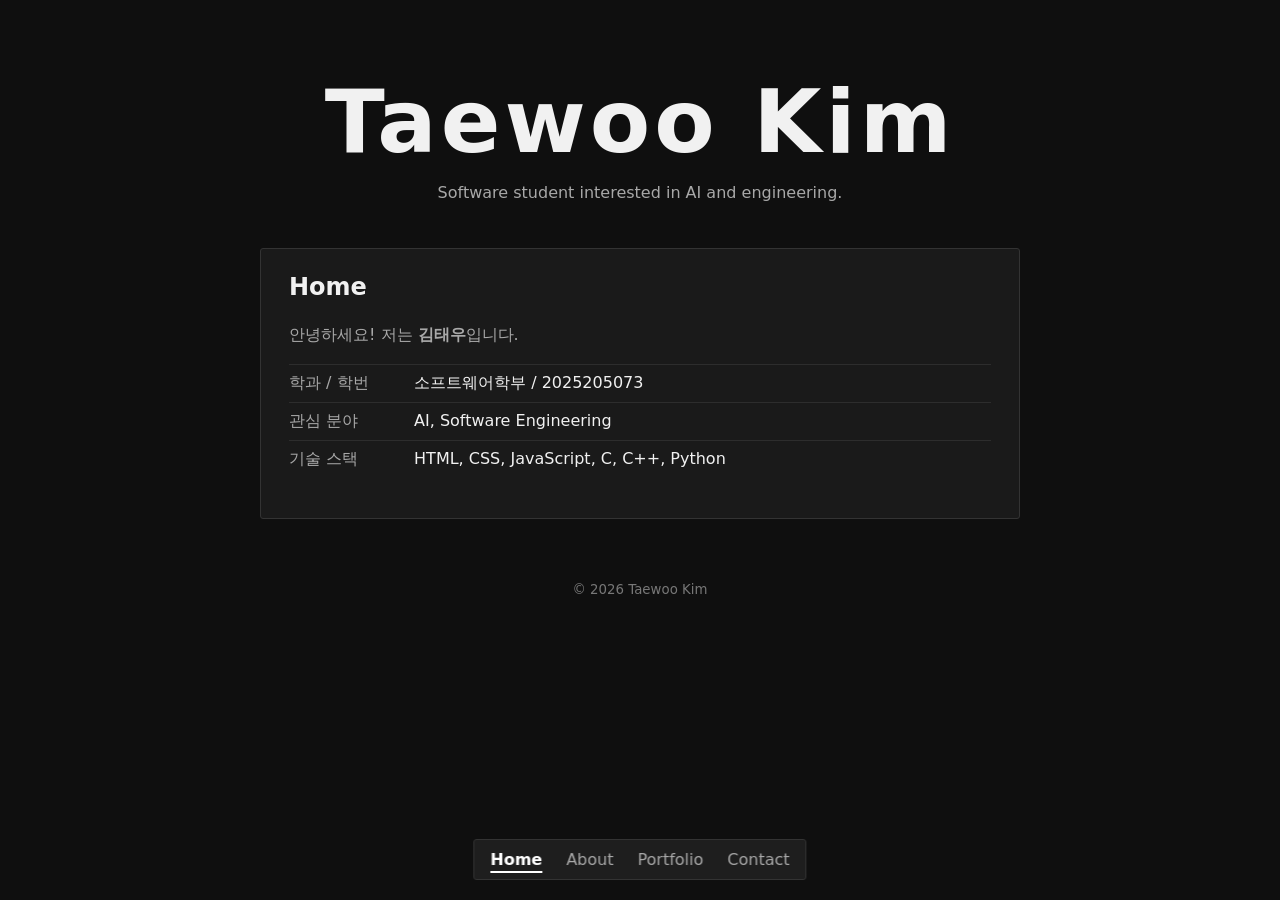
<file: index.html>
<!DOCTYPE html>
<html lang="ko">

<head>
  <meta charset="UTF-8" />
  <meta name="viewport" content="width=device-width, initial-scale=1.0" />
  <title>Taewoo Kim | Home</title>
  <link rel="stylesheet" href="style.css">
</head>

<body>

  <main class="page-layout">

    <section class="page-title">
      <h1>Taewoo Kim</h1>
      <p>Software student interested in AI and engineering.</p>
    </section>

    <section class="info-card">
      <h2>Home</h2>
      <p>안녕하세요! 저는 <strong>김태우</strong>입니다.</p>

      <ul>
        <li><span>학과 / 학번</span> 소프트웨어학부 / 2025205073</li>
        <li><span>관심 분야</span> AI, Software Engineering</li>
        <li><span>기술 스택</span> HTML, CSS, JavaScript, C, C++, Python</li>
      </ul>
    </section>

  </main>

  <nav class="main-nav">
    <a href="index.html" class="active">Home</a>
    <a href="about.html">About</a>
    <a href="portfolio.html">Portfolio</a>
    <a href="contact.html">Contact</a>
  </nav>

  <footer>
    <small>&copy; <span id="year"></span> Taewoo Kim</small>
  </footer>

  <script src="script.js"></script>
</body>

</html>
</file>
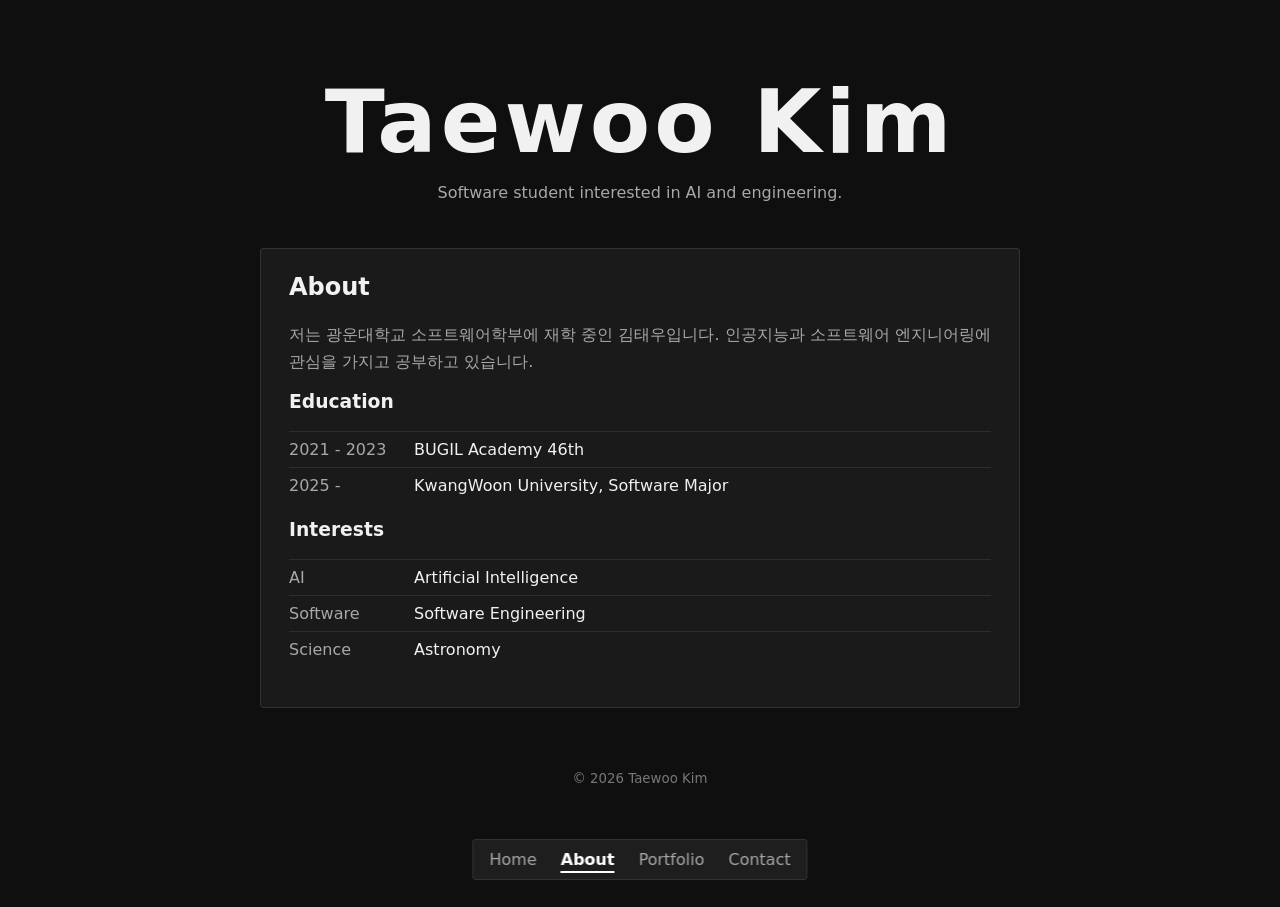
<file: about.html>
<!DOCTYPE html>
<html lang="ko">

<head>
  <meta charset="UTF-8" />
  <meta name="viewport" content="width=device-width, initial-scale=1.0" />
  <title>Taewoo Kim | About</title>
  <link rel="stylesheet" href="style.css">
</head>

<body>

  <main class="page-layout">

    <section class="page-title">
      <h1>Taewoo Kim</h1>
      <p>Software student interested in AI and engineering.</p>
    </section>

    <section class="info-card">
      <h2>About</h2>

      <p>
        저는 광운대학교 소프트웨어학부에 재학 중인 김태우입니다.
        인공지능과 소프트웨어 엔지니어링에 관심을 가지고 공부하고 있습니다.
      </p>

      <h3>Education</h3>
      <ul>
        <li><span>2021 - 2023</span> BUGIL Academy 46th</li>
        <li><span>2025 -</span> KwangWoon University, Software Major</li>
      </ul>

      <h3>Interests</h3>
      <ul>
        <li><span>AI</span> Artificial Intelligence</li>
        <li><span>Software</span> Software Engineering</li>
        <li><span>Science</span> Astronomy</li>
      </ul>

    </section>

  </main>

  <nav class="main-nav">
    <a href="index.html">Home</a>
    <a href="about.html" class="active">About</a>
    <a href="portfolio.html">Portfolio</a>
    <a href="contact.html">Contact</a>
  </nav>

  <footer>
    <small>&copy; <span id="year"></span> Taewoo Kim</small>
  </footer>

  <script src="script.js"></script>
</body>

</html>
</file>
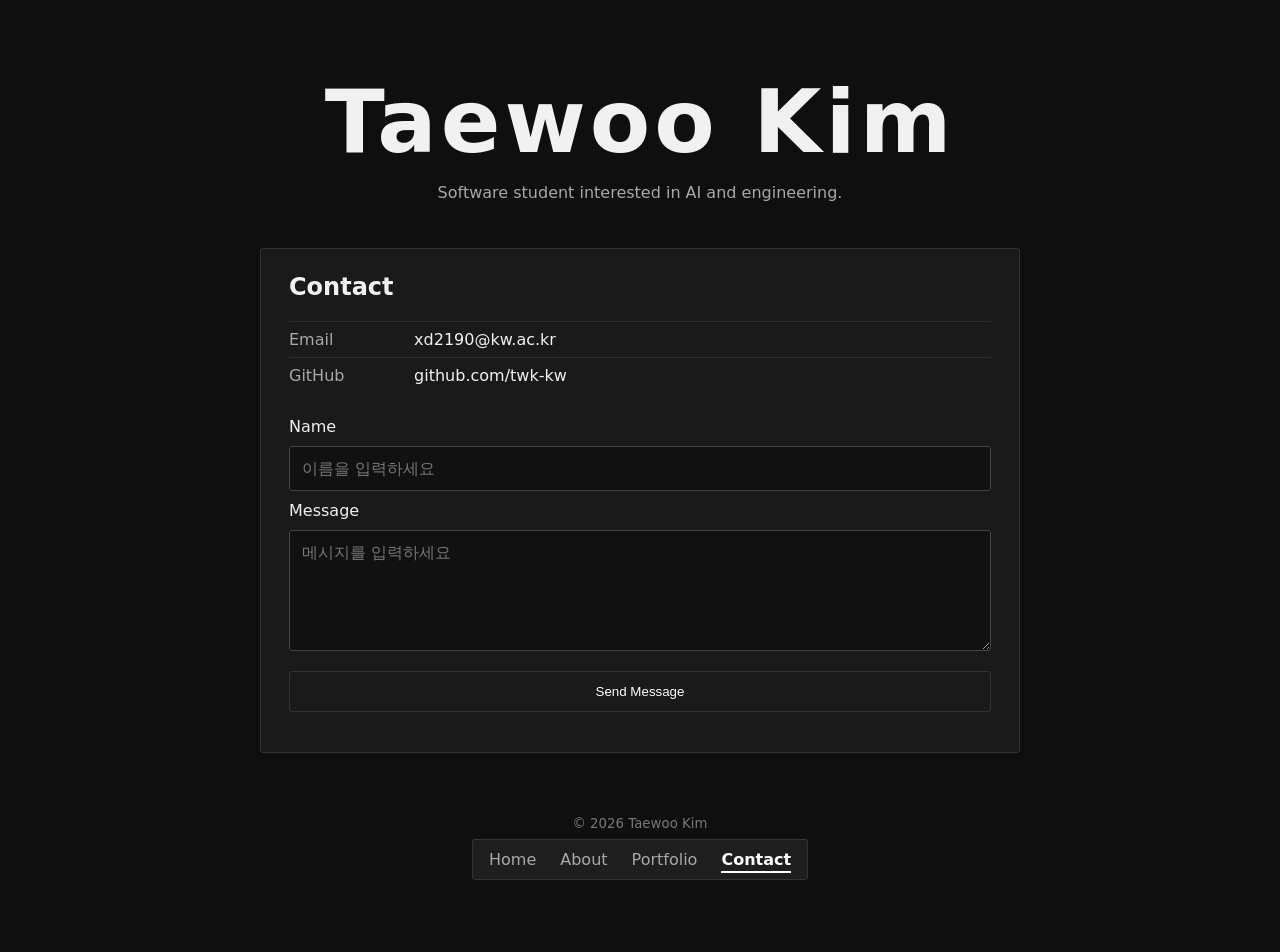
<file: contact.html>
<!DOCTYPE html>
<html lang="ko">

<head>
  <meta charset="UTF-8" />
  <meta name="viewport" content="width=device-width, initial-scale=1.0" />
  <title>Taewoo Kim | Contact</title>
  <link rel="stylesheet" href="style.css">
</head>

<body>

  <main class="page-layout">

    <section class="page-title">
      <h1>Taewoo Kim</h1>
      <p>Software student interested in AI and engineering.</p>
    </section>

    <section class="info-card">
      <h2>Contact</h2>

      <ul>
        <li><span>Email</span> xd2190@kw.ac.kr</li>
        <li><span>GitHub</span> github.com/twk-kw</li>
      </ul>

      <form class="contact-form">
        <label for="name">Name</label>
        <input id="name" type="text" placeholder="이름을 입력하세요">

        <label for="message">Message</label>
        <textarea id="message" rows="5" placeholder="메시지를 입력하세요"></textarea>

        <button type="submit">Send Message</button>
      </form>

      <p id="form-message"></p>

    </section>

  </main>

  <nav class="main-nav">
    <a href="index.html">Home</a>
    <a href="about.html">About</a>
    <a href="portfolio.html">Portfolio</a>
    <a href="contact.html" class="active">Contact</a>
  </nav>

  <footer>
    <small>&copy; <span id="year"></span> Taewoo Kim</small>
  </footer>

  <script src="script.js"></script>
</body>

</html>
</file>
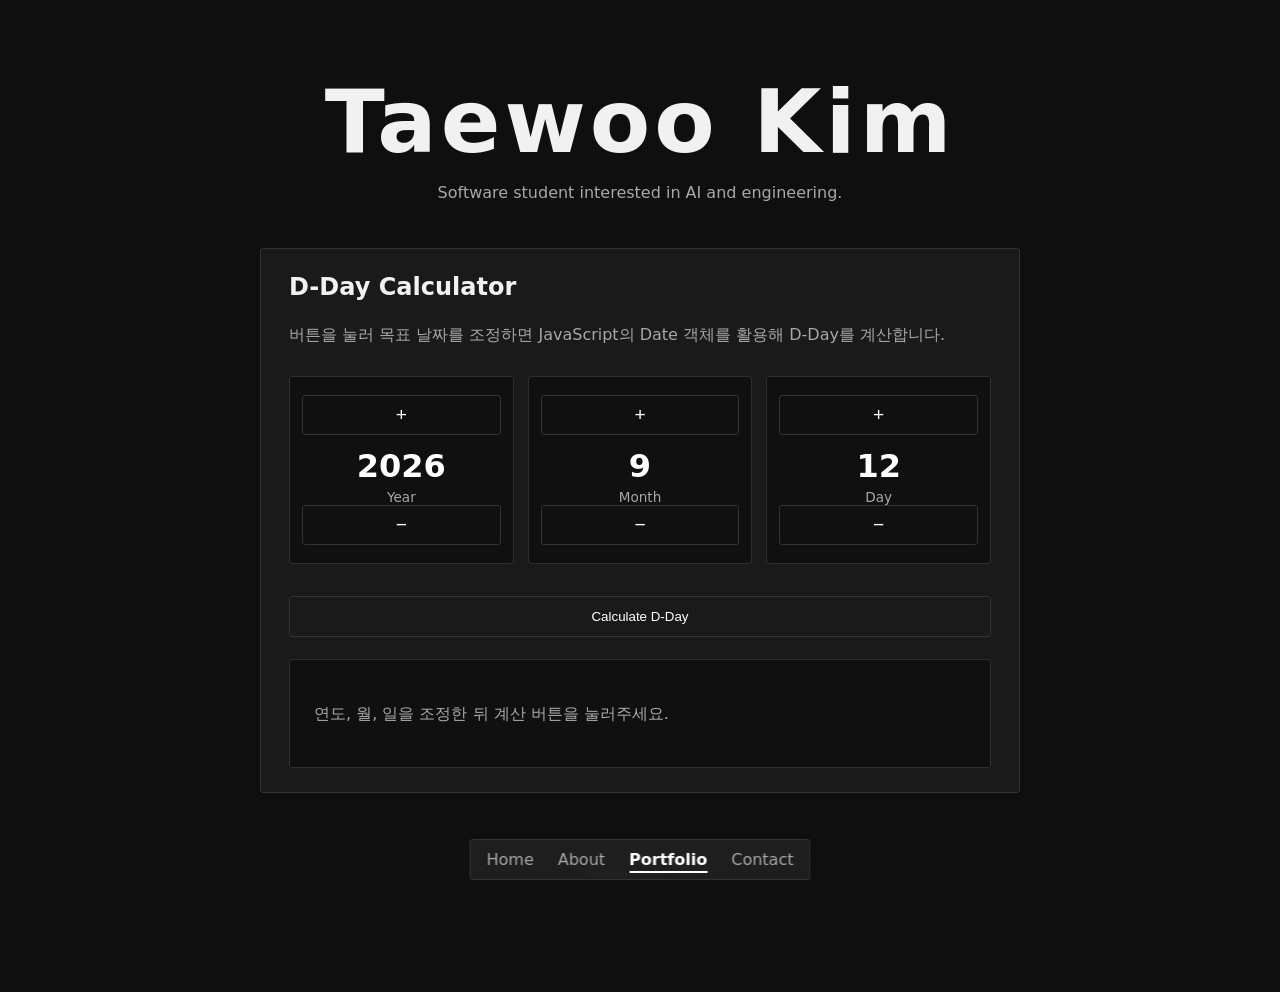
<file: dday.html>
<!DOCTYPE html>
<html lang="ko">

<head>
    <meta charset="UTF-8" />
    <meta name="viewport" content="width=device-width, initial-scale=1.0" />
    <title>D-Day Calculator | Taewoo Kim</title>
    <link rel="stylesheet" href="style.css">
</head>

<body>
    <main class="page-layout">
        <section class="page-title">
            <h1>Taewoo Kim</h1>
            <p>Software student interested in AI and engineering.</p>
        </section>

        <section class="info-card">
            <h2>D-Day Calculator</h2>
            <p>
                버튼을 눌러 목표 날짜를 조정하면 JavaScript의 Date 객체를 활용해 D-Day를 계산합니다.
            </p>

            <div class="dial-wrapper">
                <div class="date-dial">
                    <button type="button" class="dial-btn" data-type="year" data-action="plus">+</button>
                    <strong id="year-value">2026</strong>
                    <span>Year</span>
                    <button type="button" class="dial-btn" data-type="year" data-action="minus">−</button>
                </div>

                <div class="date-dial">
                    <button type="button" class="dial-btn" data-type="month" data-action="plus">+</button>
                    <strong id="month-value">9</strong>
                    <span>Month</span>
                    <button type="button" class="dial-btn" data-type="month" data-action="minus">−</button>
                </div>

                <div class="date-dial">
                    <button type="button" class="dial-btn" data-type="day" data-action="plus">+</button>
                    <strong id="day-value">12</strong>
                    <span>Day</span>
                    <button type="button" class="dial-btn" data-type="day" data-action="minus">−</button>
                </div>
            </div>

            <button type="button" id="calculate-btn" class="calculate-btn">
                Calculate D-Day
            </button>

            <div id="dday-result" class="dday-result">
                <div class="result-box muted">
                    <p>연도, 월, 일을 조정한 뒤 계산 버튼을 눌러주세요.</p>
                </div>
            </div>
        </section>
    </main>

    <nav class="main-nav">
        <a href="index.html">Home</a>
        <a href="about.html">About</a>
        <a href="portfolio.html" class="active">Portfolio</a>
        <a href="contact.html">Contact</a>
    </nav>

    <footer>
        <small>&copy; <span id="year"></span> Taewoo Kim</small>
    </footer>

    <script>
        let selectedYear = 2026;
        let selectedMonth = 9;
        let selectedDay = 12;

        const yearValue = document.getElementById("year-value");
        const monthValue = document.getElementById("month-value");
        const dayValue = document.getElementById("day-value");
        const result = document.getElementById("dday-result");

        function getLastDay(year, month) {
            return new Date(year, month, 0).getDate();
        }

        function updateDisplay() {
            const lastDay = getLastDay(selectedYear, selectedMonth);

            if (selectedDay > lastDay) {
                selectedDay = lastDay;
            }

            yearValue.textContent = selectedYear;
            monthValue.textContent = selectedMonth;
            dayValue.textContent = selectedDay;
        }

        document.querySelectorAll(".dial-btn").forEach(function (button) {
            button.addEventListener("click", function () {
                const type = button.dataset.type;
                const action = button.dataset.action;
                const change = action === "plus" ? 1 : -1;

                if (type === "year") {
                    selectedYear += change;
                    if (selectedYear < 1900) selectedYear = 1900;
                }

                if (type === "month") {
                    selectedMonth += change;

                    if (selectedMonth > 12) {
                        selectedMonth = 1;
                        selectedYear++;
                    }

                    if (selectedMonth < 1) {
                        selectedMonth = 12;
                        selectedYear--;
                    }
                }

                if (type === "day") {
                    selectedDay += change;
                    const lastDay = getLastDay(selectedYear, selectedMonth);

                    if (selectedDay > lastDay) selectedDay = 1;
                    if (selectedDay < 1) selectedDay = lastDay;
                }

                updateDisplay();
            });
        });

        document.getElementById("calculate-btn").addEventListener("click", function () {
            const now = new Date();
            const targetDate = new Date(selectedYear, selectedMonth - 1, selectedDay);

            const diffMs = targetDate.getTime() - now.getTime();
            const diffDay = Math.ceil(diffMs / (1000 * 60 * 60 * 24));

            let message = "";

            if (diffDay === 0) {
                message = "D-Day 입니다!";
            } else if (diffDay > 0) {
                message = `D-${diffDay}일 남았습니다.`;
            } else {
                message = `D+${Math.abs(diffDay)}일 지났습니다.`;
            }

            result.innerHTML = `
        <div class="result-box">
          <span class="result-label">Result</span>
          <h3>${message}</h3>

          <div class="date-info">
            <p><span>Target</span>${targetDate.toLocaleDateString()}</p>
            <p><span>Today</span>${now.toLocaleDateString()}</p>
          </div>
        </div>
      `;
        });

        updateDisplay();
    </script>

    <script src="script.js"></script>
</body>

</html>
</file>
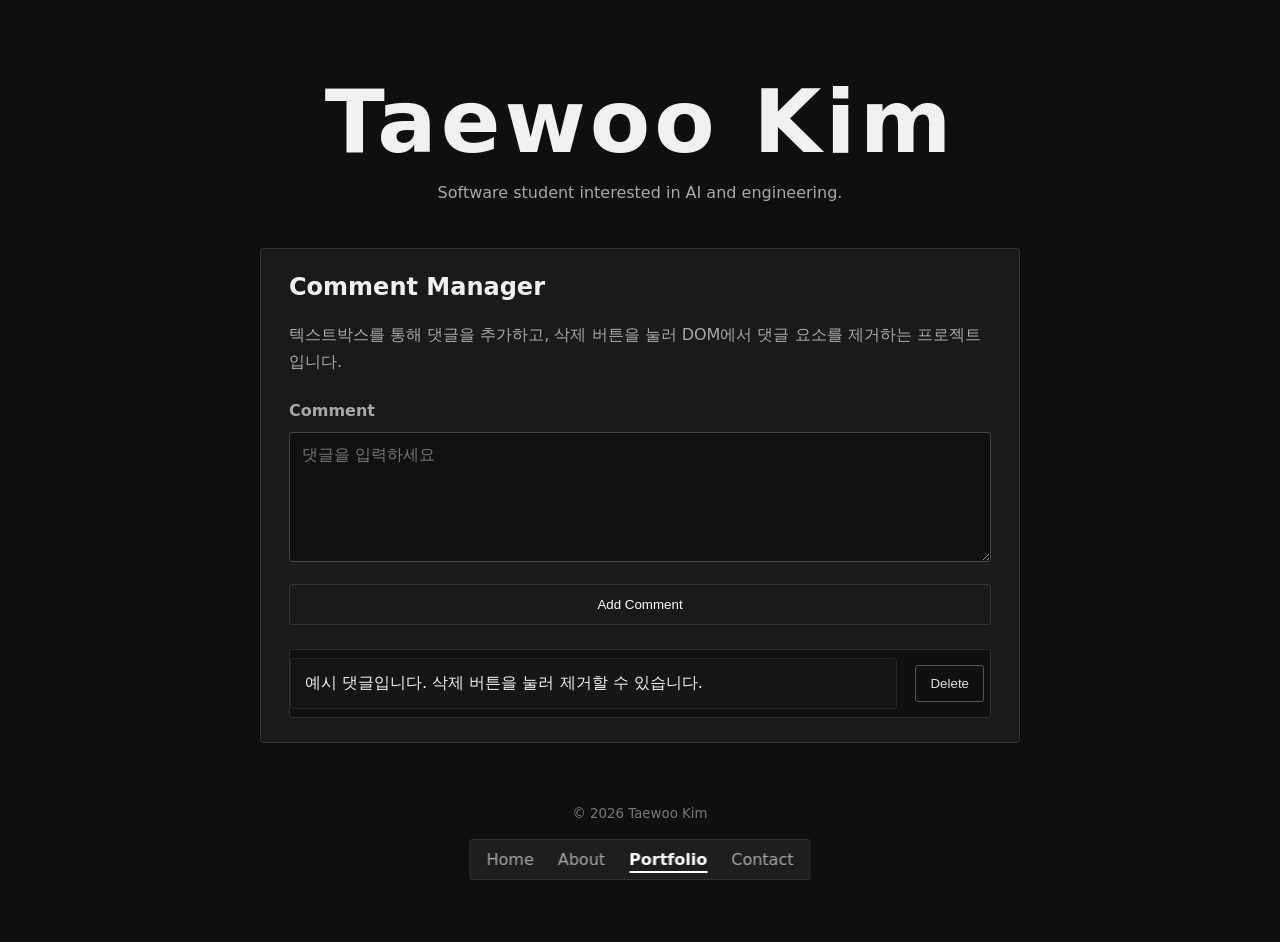
<file: dom_list.html>
<!DOCTYPE html>
<html lang="ko">

<head>
    <meta charset="UTF-8" />
    <meta name="viewport" content="width=device-width, initial-scale=1.0" />
    <title>Comment Manager | Taewoo Kim</title>
    <link rel="stylesheet" href="style.css">
</head>

<body>
    <main class="page-layout">
        <section class="page-title">
            <h1>Taewoo Kim</h1>
            <p>Software student interested in AI and engineering.</p>
        </section>

        <section class="info-card">
            <h2>Comment Manager</h2>

            <p>
                텍스트박스를 통해 댓글을 추가하고, 삭제 버튼을 눌러 DOM에서 댓글 요소를 제거하는 프로젝트입니다.
            </p>

            <div class="comment-form">
                <label for="comment-input">Comment</label>

                <textarea id="comment-input" rows="4" placeholder="댓글을 입력하세요"></textarea>

                <button type="button" id="add-comment-btn">
                    Add Comment
                </button>
            </div>

            <ul id="comment-list" class="comment-list">
                <li class="comment-item">
                    <div class="comment-text">
                        예시 댓글입니다. 삭제 버튼을 눌러 제거할 수 있습니다.
                    </div>

                    <button type="button" class="delete-comment-btn">
                        Delete
                    </button>
                </li>
            </ul>
        </section>
    </main>

    <nav class="main-nav">
        <a href="index.html">Home</a>
        <a href="about.html">About</a>
        <a href="portfolio.html" class="active">Portfolio</a>
        <a href="contact.html">Contact</a>
    </nav>

    <footer>
        <small>&copy; <span id="year"></span> Taewoo Kim</small>
    </footer>

    <script>
        const commentInput = document.getElementById("comment-input");
        const addCommentBtn = document.getElementById("add-comment-btn");
        const commentList = document.getElementById("comment-list");

        function createComment(text) {
            const newLi = document.createElement("li");
            newLi.className = "comment-item";

            const commentText = document.createElement("div");
            commentText.className = "comment-text";
            commentText.textContent = text;

            const deleteBtn = document.createElement("button");
            deleteBtn.type = "button";
            deleteBtn.className = "delete-comment-btn";
            deleteBtn.textContent = "Delete";

            deleteBtn.addEventListener("click", function () {
                commentList.removeChild(newLi);
            });

            newLi.appendChild(commentText);
            newLi.appendChild(deleteBtn);

            commentList.appendChild(newLi);
        }

        addCommentBtn.addEventListener("click", function () {
            const text = commentInput.value.trim();

            if (text === "") {
                alert("댓글 내용을 입력해주세요.");
                return;
            }

            createComment(text);

            commentInput.value = "";
            commentInput.focus();
        });

        document.querySelectorAll(".delete-comment-btn").forEach(function (button) {
            button.addEventListener("click", function () {
                const item = button.parentElement;
                commentList.removeChild(item);
            });
        });
    </script>

    <script src="script.js"></script>
</body>

</html>
</file>
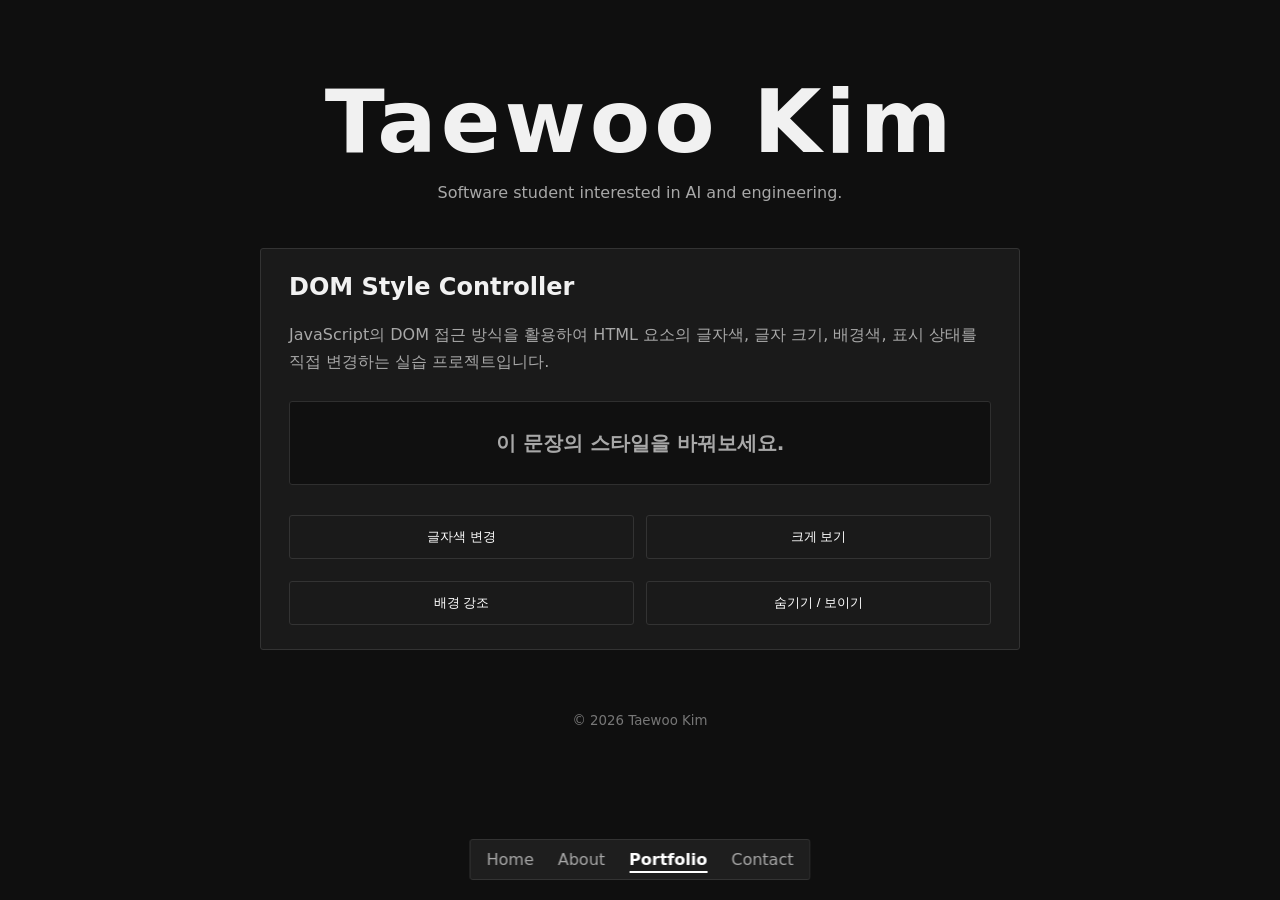
<file: dom_style.html>
<!DOCTYPE html>
<html lang="ko">

<head>
    <meta charset="UTF-8" />
    <meta name="viewport" content="width=device-width, initial-scale=1.0" />
    <title>DOM Style Controller | Taewoo Kim</title>
    <link rel="stylesheet" href="style.css">
</head>

<body>
    <main class="page-layout">
        <section class="page-title">
            <h1>Taewoo Kim</h1>
            <p>Software student interested in AI and engineering.</p>
        </section>

        <section class="info-card">
            <h2>DOM Style Controller</h2>
            <p>
                JavaScript의 DOM 접근 방식을 활용하여 HTML 요소의 글자색, 글자 크기,
                배경색, 표시 상태를 직접 변경하는 실습 프로젝트입니다.
            </p>

            <div class="dom-demo-box">
                <p id="target" class="dom-target">
                    이 문장의 스타일을 바꿔보세요.
                </p>

                <div class="dom-button-group">
                    <button type="button" onclick="changeColor()">글자색 변경</button>
                    <button type="button" onclick="changeSize()">크게 보기</button>
                    <button type="button" onclick="changeBackground()">배경 강조</button>
                    <button type="button" onclick="toggleVisibility()">숨기기 / 보이기</button>
                </div>
            </div>
        </section>
    </main>

    <nav class="main-nav">
        <a href="index.html">Home</a>
        <a href="about.html">About</a>
        <a href="portfolio.html" class="active">Portfolio</a>
        <a href="contact.html">Contact</a>
    </nav>

    <footer>
        <small>&copy; <span id="year"></span> Taewoo Kim</small>
    </footer>

    <script>
        function changeColor() {
            var obj = document.getElementById("target");
            obj.style.color = "#ffffff";
        }

        function changeSize() {
            var obj = document.getElementById("target");
            obj.style.fontSize = "32px";
        }

        function changeBackground() {
            var obj = document.getElementById("target");
            obj.style.backgroundColor = "#3a3a3a";
        }

        function toggleVisibility() {
            var obj = document.getElementById("target");

            if (obj.style.display === "none") {
                obj.style.display = "block";
            } else {
                obj.style.display = "none";
            }
        }
    </script>

    <script src="script.js"></script>
</body>

</html>
</file>
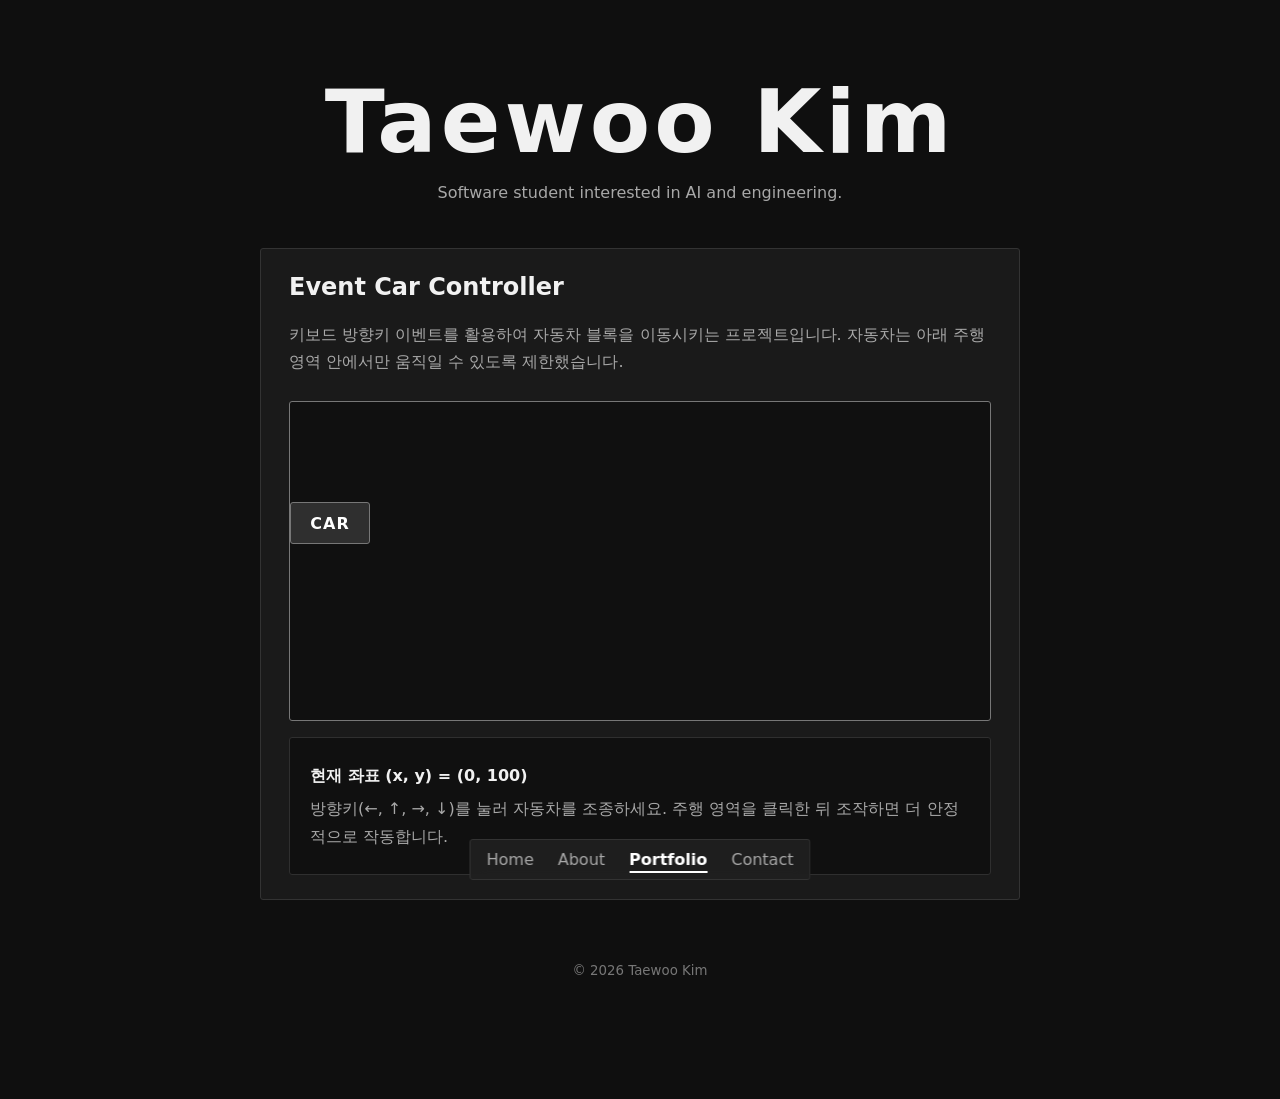
<file: event_car.html>
<!DOCTYPE html>
<html lang="ko">

<head>
    <meta charset="UTF-8" />
    <meta name="viewport" content="width=device-width, initial-scale=1.0" />
    <title>Event Car Controller | Taewoo Kim</title>
    <link rel="stylesheet" href="style.css">
</head>

<body>

    <main class="page-layout">

        <section class="page-title">
            <h1>Taewoo Kim</h1>
            <p>Software student interested in AI and engineering.</p>
        </section>

        <section class="info-card">
            <h2>Event Car Controller</h2>

            <p>
                키보드 방향키 이벤트를 활용하여 자동차 블록을 이동시키는 프로젝트입니다.
                자동차는 아래 주행 영역 안에서만 움직일 수 있도록 제한했습니다.
            </p>

            <div class="car-stage" id="car-stage" tabindex="0">
                <div id="car" class="car-object">CAR</div>
            </div>

            <div class="car-info-box">
                <p id="car-info">현재 좌표 (x, y) = (100, 100)</p>
                <p>방향키(←, ↑, →, ↓)를 눌러 자동차를 조종하세요. 주행 영역을 클릭한 뒤 조작하면 더 안정적으로 작동합니다.</p>
            </div>
        </section>

    </main>

    <nav class="main-nav">
        <a href="index.html">Home</a>
        <a href="about.html">About</a>
        <a href="portfolio.html" class="active">Portfolio</a>
        <a href="contact.html">Contact</a>
    </nav>

    <footer>
        <small>&copy; <span id="year"></span> Taewoo Kim</small>
    </footer>

    <script>
        let x = 100;
        let y = 100;
        const step = 10;

        const stage = document.getElementById("car-stage");
        const car = document.getElementById("car");
        const info = document.getElementById("car-info");

        function updateCarPosition() {
            car.style.left = x + "px";
            car.style.top = y + "px";
            info.textContent = "현재 좌표 (x, y) = (" + x + ", " + y + ")";
        }

        function moveCar(event) {
            const stageWidth = stage.clientWidth;
            const stageHeight = stage.clientHeight;
            const carWidth = car.offsetWidth;
            const carHeight = car.offsetHeight;

            let nextX = x;
            let nextY = y;

            if (event.key === "ArrowLeft") {
                nextX -= step;
            } else if (event.key === "ArrowUp") {
                nextY -= step;
            } else if (event.key === "ArrowRight") {
                nextX += step;
            } else if (event.key === "ArrowDown") {
                nextY += step;
            } else {
                return;
            }

            event.preventDefault();

            if (nextX < 0) {
                nextX = 0;
            }

            if (nextY < 0) {
                nextY = 0;
            }

            if (nextX > stageWidth - carWidth) {
                nextX = stageWidth - carWidth;
            }

            if (nextY > stageHeight - carHeight) {
                nextY = stageHeight - carHeight;
            }

            x = nextX;
            y = nextY;

            updateCarPosition();
        }

        stage.addEventListener("keydown", moveCar);

        stage.addEventListener("click", function () {
            stage.focus();
        });

        window.addEventListener("load", function () {
            stage.focus();
            updateCarPosition();
        });

        window.addEventListener("resize", function () {
            const stageWidth = stage.clientWidth;
            const stageHeight = stage.clientHeight;
            const carWidth = car.offsetWidth;
            const carHeight = car.offsetHeight;

            if (x > stageWidth - carWidth) {
                x = stageWidth - carWidth;
            }

            if (y > stageHeight - carHeight) {
                y = stageHeight - carHeight;
            }

            if (x < 0) {
                x = 0;
            }

            if (y < 0) {
                y = 0;
            }

            updateCarPosition();
        });
    </script>

    <script src="script.js"></script>

</body>

</html>
</file>
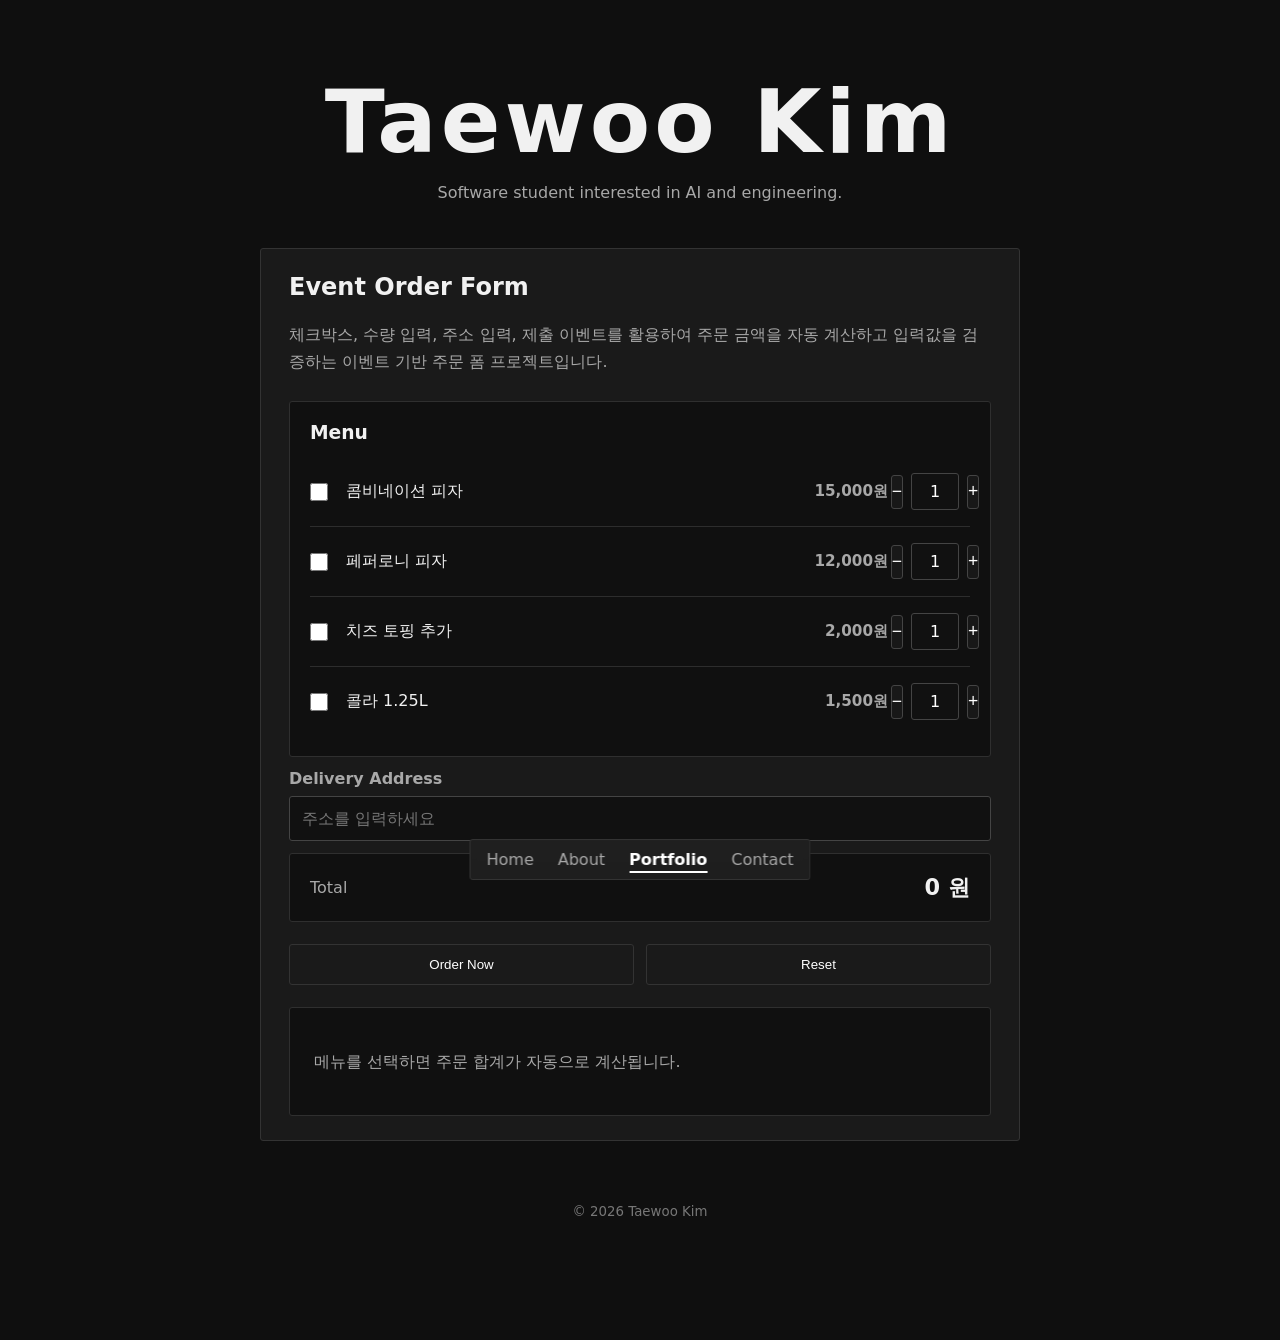
<file: event_order.html>
<!DOCTYPE html>
<html lang="ko">

<head>
    <meta charset="UTF-8" />
    <meta name="viewport" content="width=device-width, initial-scale=1.0" />
    <title>Event Order Form | Taewoo Kim</title>
    <link rel="stylesheet" href="style.css">
</head>

<body>

    <main class="page-layout">

        <section class="page-title">
            <h1>Taewoo Kim</h1>
            <p>Software student interested in AI and engineering.</p>
        </section>

        <section class="info-card">
            <h2>Event Order Form</h2>

            <p>
                체크박스, 수량 입력, 주소 입력, 제출 이벤트를 활용하여 주문 금액을 자동 계산하고
                입력값을 검증하는 이벤트 기반 주문 폼 프로젝트입니다.
            </p>

            <form class="event-order-form" onsubmit="return validateOrder(event)">

                <div class="order-menu-box">
                    <h3>Menu</h3>

                    <div class="order-menu-item">
                        <label>
                            <input type="checkbox" class="menu-check" value="15000">
                            <span>콤비네이션 피자</span>
                        </label>

                        <strong>15,000원</strong>

                        <div class="qty-controller">
                            <button type="button" class="qty-btn" onclick="changeQty(this,-1)">
                                −
                            </button>

                            <input type="text" class="menu-qty" value="1" readonly>

                            <button type="button" class="qty-btn" onclick="changeQty(this,1)">
                                +
                            </button>
                        </div>
                    </div>

                    <div class="order-menu-item">
                        <label>
                            <input type="checkbox" class="menu-check" value="12000">
                            <span>페퍼로니 피자</span>
                        </label>

                        <strong>12,000원</strong>

                        <div class="qty-controller">
                            <button type="button" class="qty-btn" onclick="changeQty(this,-1)">
                                −
                            </button>

                            <input type="text" class="menu-qty" value="1" readonly>

                            <button type="button" class="qty-btn" onclick="changeQty(this,1)">
                                +
                            </button>
                        </div>
                    </div>

                    <div class="order-menu-item">
                        <label>
                            <input type="checkbox" class="menu-check" value="2000">
                            <span>치즈 토핑 추가</span>
                        </label>

                        <strong>2,000원</strong>

                        <div class="qty-controller">
                            <button type="button" class="qty-btn" onclick="changeQty(this,-1)">
                                −
                            </button>

                            <input type="text" class="menu-qty" value="1" readonly>

                            <button type="button" class="qty-btn" onclick="changeQty(this,1)">
                                +
                            </button>
                        </div>
                    </div>

                    <div class="order-menu-item">
                        <label>
                            <input type="checkbox" class="menu-check" value="1500">
                            <span>콜라 1.25L</span>
                        </label>

                        <strong>1,500원</strong>

                        <div class="qty-controller">
                            <button type="button" class="qty-btn" onclick="changeQty(this,-1)">
                                −
                            </button>

                            <input type="text" class="menu-qty" value="1" readonly>

                            <button type="button" class="qty-btn" onclick="changeQty(this,1)">
                                +
                            </button>
                        </div>
                    </div>
                </div>

                <div class="order-address-box">
                    <label for="addr">Delivery Address</label>
                    <input type="text" id="addr" placeholder="주소를 입력하세요">
                </div>

                <div class="order-total-box">
                    <span>Total</span>
                    <strong><input type="text" id="total" value="0" readonly> 원</strong>
                </div>

                <div class="order-button-group">
                    <button type="submit">Order Now</button>
                    <button type="reset" id="reset-btn">Reset</button>
                </div>

            </form>

            <div id="order-message" class="dday-result">
                <div class="result-box muted">
                    <p>메뉴를 선택하면 주문 합계가 자동으로 계산됩니다.</p>
                </div>
            </div>
        </section>

    </main>

    <nav class="main-nav">
        <a href="index.html">Home</a>
        <a href="about.html">About</a>
        <a href="portfolio.html" class="active">Portfolio</a>
        <a href="contact.html">Contact</a>
    </nav>

    <footer>
        <small>&copy; <span id="year"></span> Taewoo Kim</small>
    </footer>

    <script>
        const checks = document.getElementsByClassName("menu-check");
        const qtys = document.getElementsByClassName("menu-qty");
        const totalInput = document.getElementById("total");
        const addressInput = document.getElementById("addr");
        const orderMessage = document.getElementById("order-message");
        const resetBtn = document.getElementById("reset-btn");

        function recalc() {
            let total = 0;

            for (let i = 0; i < checks.length; i++) {
                if (checks[i].checked) {
                    const price = parseInt(checks[i].value);
                    let quantity = parseInt(qtys[i].value);

                    if (isNaN(quantity) || quantity < 1) {
                        quantity = 1;
                        qtys[i].value = 1;
                    }

                    total += price * quantity;
                }
            }

            totalInput.value = total;
        }

        function changeQty(button, amount) {

            const controller =
                button.parentElement;

            const input =
                controller.querySelector(".menu-qty");

            let value =
                parseInt(input.value);

            value += amount;

            if (value < 1) {
                value = 1;
            }

            input.value = value;

            recalc();
        }

        function checkAddress() {
            if (addressInput.value.trim() === "") {
                orderMessage.innerHTML = `
          <div class="result-box">
            <span class="result-label">Notice</span>
            <h3>주소를 입력해주세요.</h3>
            <p>배달 받을 주소가 비어 있습니다.</p>
          </div>
        `;

                addressInput.focus();
                return false;
            }

            return true;
        }

        function validateOrder(event) {
            event.preventDefault();

            const total = parseInt(totalInput.value);

            if (total === 0) {
                orderMessage.innerHTML = `
          <div class="result-box">
            <span class="result-label">Notice</span>
            <h3>상품을 선택해주세요.</h3>
            <p>적어도 하나의 메뉴를 선택해야 주문할 수 있습니다.</p>
          </div>
        `;

                return false;
            }

            if (!checkAddress()) {
                return false;
            }

            orderMessage.innerHTML = `
        <div class="result-box">
          <span class="result-label">Order Complete</span>
          <h3>주문이 완료되었습니다.</h3>

          <div class="date-info">
            <p><span>Total</span>${total.toLocaleString()}원</p>
            <p><span>Address</span>${addressInput.value}</p>
          </div>
        </div>
      `;

            return false;
        }

        for (let i = 0; i < checks.length; i++) {
            checks[i].addEventListener("change", recalc);
            qtys[i].addEventListener("change", recalc);
            qtys[i].addEventListener("keyup", recalc);
        }

        addressInput.addEventListener("blur", function () {
            if (addressInput.value.trim() !== "") {
                orderMessage.innerHTML = `
          <div class="result-box muted">
            <p>주소가 입력되었습니다. 메뉴를 확인한 뒤 주문할 수 있습니다.</p>
          </div>
        `;
            }
        });

        resetBtn.addEventListener("click", function () {
            setTimeout(function () {
                recalc();

                orderMessage.innerHTML = `
          <div class="result-box muted">
            <p>메뉴를 선택하면 주문 합계가 자동으로 계산됩니다.</p>
          </div>
        `;
            }, 0);
        });
    </script>

    <script src="script.js"></script>

</body>

</html>
</file>
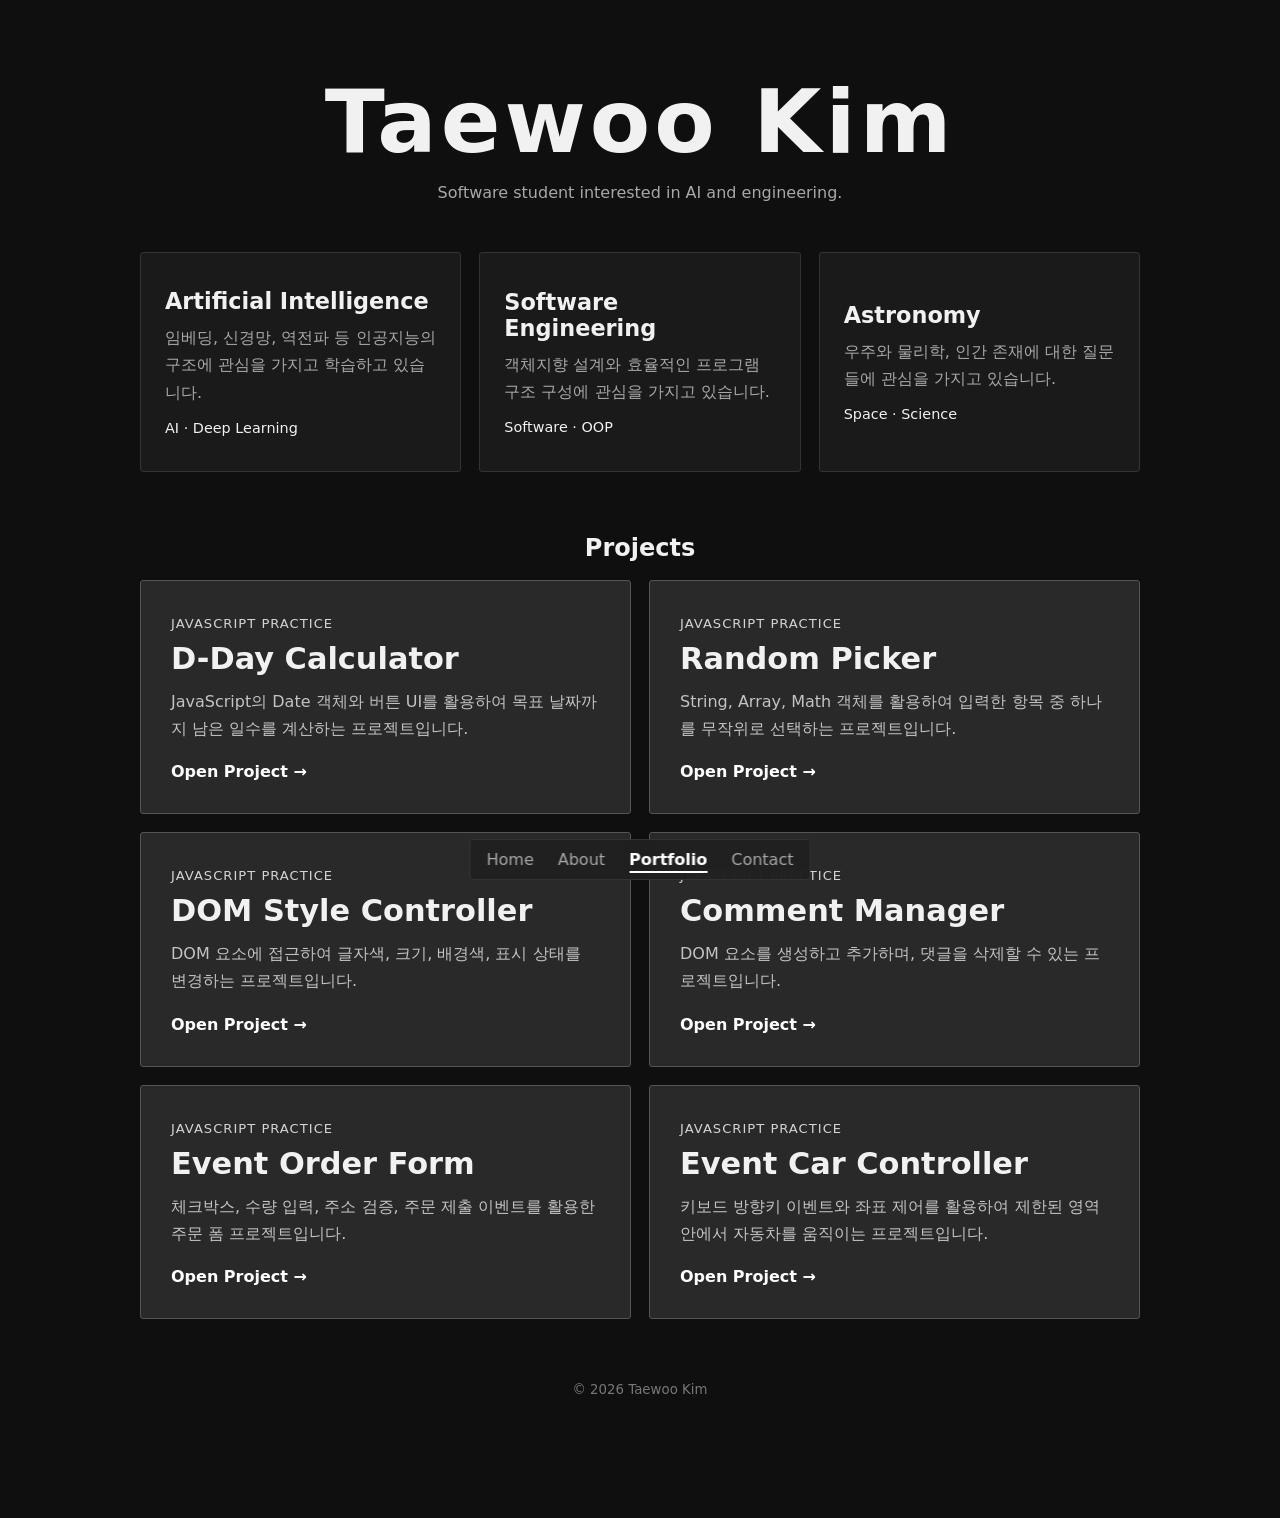
<file: portfolio.html>
<!DOCTYPE html>
<html lang="ko">

<head>
  <meta charset="UTF-8" />
  <meta name="viewport" content="width=device-width, initial-scale=1.0" />
  <title>Taewoo Kim | Portfolio</title>
  <link rel="stylesheet" href="style.css">
</head>

<body>

  <main class="page-layout">

    <section class="page-title">
      <h1>Taewoo Kim</h1>
      <p>Software student interested in AI and engineering.</p>
    </section>

    <section class="portfolio-grid">

      <article class="project-card">
        <h2>Artificial Intelligence</h2>
        <p>
          임베딩, 신경망, 역전파 등
          인공지능의 구조에 관심을 가지고 학습하고 있습니다.
        </p>
        <span>AI · Deep Learning</span>
      </article>

      <article class="project-card">
        <h2>Software Engineering</h2>
        <p>
          객체지향 설계와 효율적인 프로그램 구조 구성에
          관심을 가지고 있습니다.
        </p>
        <span>Software · OOP</span>
      </article>

      <article class="project-card">
        <h2>Astronomy</h2>
        <p>
          우주와 물리학, 인간 존재에 대한 질문들에
          관심을 가지고 있습니다.
        </p>
        <span>Space · Science</span>
      </article>

    </section>

    <section class="project-section">

      <h2>Projects</h2>

      <div class="project-links">

        <a href="dday.html" class="featured-project-card">
          <span class="project-label">JavaScript Practice</span>
          <h3>D-Day Calculator</h3>
          <p>
            JavaScript의 Date 객체와 버튼 UI를 활용하여
            목표 날짜까지 남은 일수를 계산하는 프로젝트입니다.
          </p>
          <strong>Open Project →</strong>
        </a>

        <a href="random.html" class="featured-project-card">
          <span class="project-label">JavaScript Practice</span>
          <h3>Random Picker</h3>
          <p>
            String, Array, Math 객체를 활용하여
            입력한 항목 중 하나를 무작위로 선택하는 프로젝트입니다.
          </p>
          <strong>Open Project →</strong>
        </a>

        <a href="dom_style.html" class="featured-project-card">
          <span class="project-label">JavaScript Practice</span>
          <h3>DOM Style Controller</h3>
          <p>
            DOM 요소에 접근하여 글자색, 크기,
            배경색, 표시 상태를 변경하는 프로젝트입니다.
          </p>
          <strong>Open Project →</strong>
        </a>

        <a href="dom_list.html" class="featured-project-card">
          <span class="project-label">JavaScript Practice</span>
          <h3>Comment Manager</h3>
          <p>
            DOM 요소를 생성하고 추가하며,
            댓글을 삭제할 수 있는 프로젝트입니다.
          </p>
          <strong>Open Project →</strong>
        </a>

        <a href="event_order.html" class="featured-project-card">
          <span class="project-label">JavaScript Practice</span>
          <h3>Event Order Form</h3>
          <p>
            체크박스, 수량 입력, 주소 검증,
            주문 제출 이벤트를 활용한 주문 폼 프로젝트입니다.
          </p>
          <strong>Open Project →</strong>
        </a>

        <a href="event_car.html" class="featured-project-card">
          <span class="project-label">JavaScript Practice</span>
          <h3>Event Car Controller</h3>
          <p>
            키보드 방향키 이벤트와 좌표 제어를 활용하여
            제한된 영역 안에서 자동차를 움직이는 프로젝트입니다.
          </p>
          <strong>Open Project →</strong>
        </a>

      </div>

    </section>

  </main>

  <nav class="main-nav">
    <a href="index.html">Home</a>
    <a href="about.html">About</a>
    <a href="portfolio.html" class="active">Portfolio</a>
    <a href="contact.html">Contact</a>
  </nav>

  <footer>
    <small>&copy; <span id="year"></span> Taewoo Kim</small>
  </footer>

  <script src="script.js"></script>

</body>

</html>
</file>
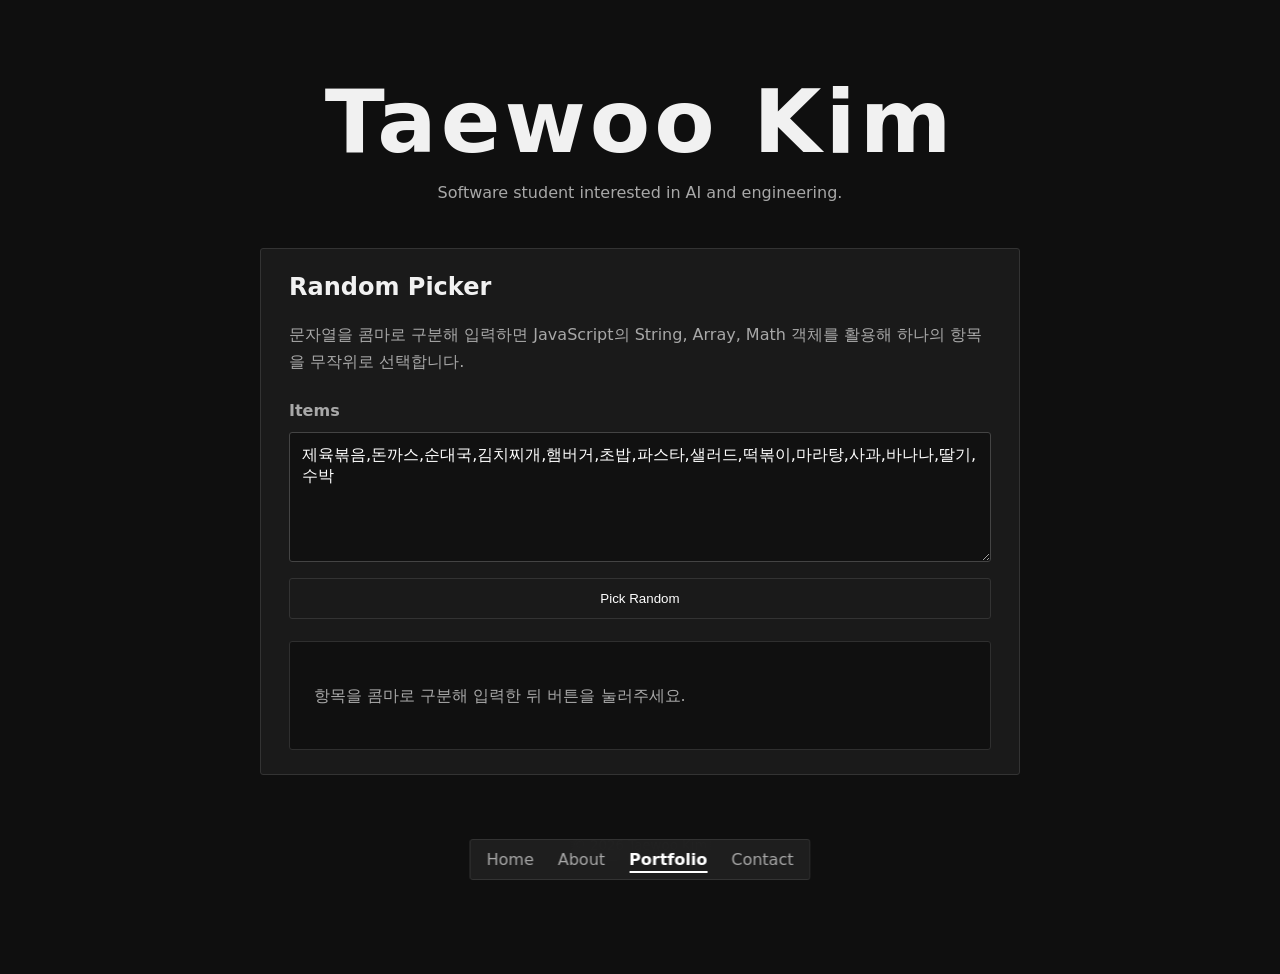
<file: ramdom.html>
<!DOCTYPE html>
<html lang="ko">

<head>
  <meta charset="UTF-8" />
  <meta name="viewport" content="width=device-width, initial-scale=1.0" />
  <title>Random Picker | Taewoo Kim</title>
  <link rel="stylesheet" href="style.css">
</head>

<body>
  <main class="page-layout">
    <section class="page-title">
      <h1>Taewoo Kim</h1>
      <p>Software student interested in AI and engineering.</p>
    </section>

    <section class="info-card">
      <h2>Random Picker</h2>
      <p>
        문자열을 콤마로 구분해 입력하면 JavaScript의 String, Array, Math 객체를 활용해
        하나의 항목을 무작위로 선택합니다.
      </p>

      <div class="random-form">
        <label for="random-input">Items</label>
        <textarea id="random-input" rows="5">제육볶음,돈까스,순대국,김치찌개,햄버거,초밥,파스타,샐러드,떡볶이,마라탕,사과,바나나,딸기,수박</textarea>

        <button type="button" id="pick-btn" class="calculate-btn">
          Pick Random
        </button>
      </div>

      <div id="random-result" class="dday-result">
        <div class="result-box muted">
          <p>항목을 콤마로 구분해 입력한 뒤 버튼을 눌러주세요.</p>
        </div>
      </div>
    </section>
  </main>

  <nav class="main-nav">
    <a href="index.html">Home</a>
    <a href="about.html">About</a>
    <a href="portfolio.html" class="active">Portfolio</a>
    <a href="contact.html">Contact</a>
  </nav>

  <footer>
    <small>&copy; <span id="year"></span> Taewoo Kim</small>
  </footer>

  <script>
    const input = document.getElementById("random-input");
    const pickBtn = document.getElementById("pick-btn");
    const result = document.getElementById("random-result");

    pickBtn.addEventListener("click", function () {
      const inputString = input.value;

      if (!inputString.trim()) {
        result.innerHTML = `
          <div class="result-box">
            <h3>항목이 없습니다.</h3>
            <p>콤마로 구분된 항목을 입력해주세요.</p>
          </div>
        `;
        return;
      }

      const items = inputString
        .split(",")
        .map(function (item) {
          return item.trim();
        })
        .filter(function (item) {
          return item !== "";
        });

      if (items.length === 0) {
        result.innerHTML = `
          <div class="result-box">
            <h3>선택할 항목이 없습니다.</h3>
            <p>올바른 항목을 입력해주세요.</p>
          </div>
        `;
        return;
      }

      const index = Math.floor(Math.random() * items.length);
      const choice = items[index];

      result.innerHTML = `
        <div class="result-box">
          <span class="result-label">Result</span>
          <h3>${choice}</h3>

          <div class="date-info">
            <p><span>Total</span>${items.length}개 항목</p>
            <p><span>Index</span>${index}</p>
          </div>
        </div>
      `;
    });
  </script>

  <script src="script.js"></script>
</body>

</html>
</file>
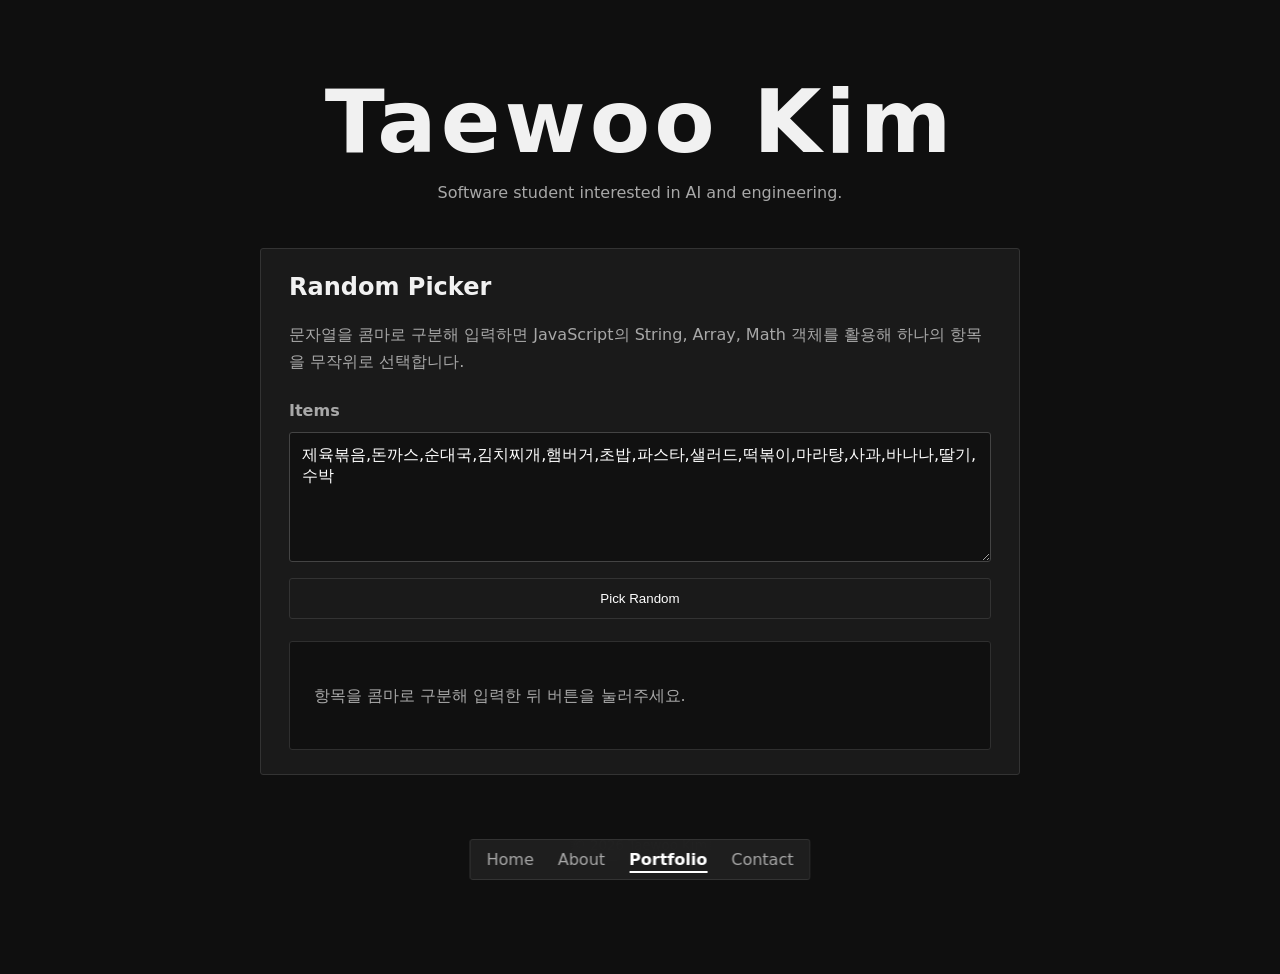
<file: random.html>
<!DOCTYPE html>
<html lang="ko">

<head>
  <meta charset="UTF-8" />
  <meta name="viewport" content="width=device-width, initial-scale=1.0" />
  <title>Random Picker | Taewoo Kim</title>
  <link rel="stylesheet" href="style.css">
</head>

<body>
  <main class="page-layout">
    <section class="page-title">
      <h1>Taewoo Kim</h1>
      <p>Software student interested in AI and engineering.</p>
    </section>

    <section class="info-card">
      <h2>Random Picker</h2>
      <p>
        문자열을 콤마로 구분해 입력하면 JavaScript의 String, Array, Math 객체를 활용해
        하나의 항목을 무작위로 선택합니다.
      </p>

      <div class="random-form">
        <label for="random-input">Items</label>
        <textarea id="random-input" rows="5">제육볶음,돈까스,순대국,김치찌개,햄버거,초밥,파스타,샐러드,떡볶이,마라탕,사과,바나나,딸기,수박</textarea>

        <button type="button" id="pick-btn" class="calculate-btn">
          Pick Random
        </button>
      </div>

      <div id="random-result" class="dday-result">
        <div class="result-box muted">
          <p>항목을 콤마로 구분해 입력한 뒤 버튼을 눌러주세요.</p>
        </div>
      </div>
    </section>
  </main>

  <nav class="main-nav">
    <a href="index.html">Home</a>
    <a href="about.html">About</a>
    <a href="portfolio.html" class="active">Portfolio</a>
    <a href="contact.html">Contact</a>
  </nav>

  <footer>
    <small>&copy; <span id="year"></span> Taewoo Kim</small>
  </footer>

  <script>
    const input = document.getElementById("random-input");
    const pickBtn = document.getElementById("pick-btn");
    const result = document.getElementById("random-result");

    pickBtn.addEventListener("click", function () {
      const inputString = input.value;

      if (!inputString.trim()) {
        result.innerHTML = `
          <div class="result-box">
            <h3>항목이 없습니다.</h3>
            <p>콤마로 구분된 항목을 입력해주세요.</p>
          </div>
        `;
        return;
      }

      const items = inputString
        .split(",")
        .map(function (item) {
          return item.trim();
        })
        .filter(function (item) {
          return item !== "";
        });

      if (items.length === 0) {
        result.innerHTML = `
          <div class="result-box">
            <h3>선택할 항목이 없습니다.</h3>
            <p>올바른 항목을 입력해주세요.</p>
          </div>
        `;
        return;
      }

      const index = Math.floor(Math.random() * items.length);
      const choice = items[index];

      result.innerHTML = `
        <div class="result-box">
          <span class="result-label">Result</span>
          <h3>${choice}</h3>

          <div class="date-info">
            <p><span>Total</span>${items.length}개 항목</p>
            <p><span>Index</span>${index}</p>
          </div>
        </div>
      `;
    });
  </script>

  <script src="script.js"></script>
</body>

</html>
</file>
<file: style.css>
:root {
  --bg: #0f0f0f;
  --box-bg: #1a1a1a;
  --box-bg-light: #202020;
  --text: #f1f1f1;
  --sub-text: #a8a8a8;
  --line: #333;
  --hover: #fff;
}

* {
  box-sizing: border-box;
}

body {
  margin: 0;
  min-height: 100vh;
  padding-bottom: 100px;
  background: var(--bg);
  color: var(--text);
  font-family: system-ui, "Noto Sans KR", sans-serif;
}

.page-layout {
  display: flex;
  flex-direction: column;
  align-items: center;
  padding: 70px 20px 40px;
  text-align: center;
}

.page-title h1 {
  margin: 0;
  font-size: clamp(3rem, 8vw, 5.5rem);
  letter-spacing: 4px;
  font-weight: 800;
}

.page-title p {
  margin-top: 10px;
  color: var(--sub-text);
  font-size: 1rem;
}

.info-card {
  width: min(760px, 92%);
  background: var(--box-bg);
  border: 1px solid var(--line);
  border-radius: 3px;
  padding: 24px 28px;
  margin-top: 30px;
  text-align: left;
}

.info-card h2,
.info-card h3 {
  margin-top: 0;
}

.info-card p {
  color: var(--sub-text);
  line-height: 1.7;
}

.info-card ul {
  list-style: none;
  padding: 0;
}

.info-card li {
  padding: 8px 0;
  border-top: 1px solid #2d2d2d;
}

.info-card span {
  display: inline-block;
  min-width: 120px;
  color: var(--sub-text);
}

.portfolio-grid {
  width: min(1000px, 92%);
  display: grid;
  grid-template-columns: repeat(3, 1fr);
  gap: 18px;
  margin-top: 34px;
}

.project-card {
  background: var(--box-bg);
  border: 1px solid var(--line);
  border-radius: 3px;
  padding: 24px;
  min-height: 220px;
  display: flex;
  flex-direction: column;
  justify-content: center;
  align-items: flex-start;
  text-align: left;
  transition: 0.2s;
}

.project-card:hover {
  transform: translateY(-5px);
  border-color: #666;
}

.project-card h2 {
  margin: 0 0 10px;
  font-size: 1.4rem;
}

.project-card p {
  margin: 0;
  color: var(--sub-text);
  line-height: 1.7;
}

.project-card span {
  display: inline-block;
  margin-top: 14px;
  color: var(--text);
  font-size: 0.9rem;
}

.project-section {
  width: min(1000px, 92%);
  margin-top: 42px;
  text-align: center;
}

.project-section h2 {
  margin-bottom: 18px;
}

.project-links {
  display: grid;
  grid-template-columns: repeat(2, 1fr);
  gap: 18px;
}

.featured-project-card {
  display: block;
  width: 100%;
  margin: 0;
  padding: 32px 30px;
  background: #292929;
  border: 1px solid #555;
  border-radius: 3px;
  color: var(--text);
  text-align: left;
  text-decoration: none;
  transition: 0.2s;
}

.featured-project-card:hover {
  transform: translateY(-6px);
  background: #303030;
  border-color: #888;
}

.project-label {
  display: inline-block;
  margin-bottom: 10px;
  color: #d4d4d4;
  font-size: 0.82rem;
  letter-spacing: 1px;
  text-transform: uppercase;
}

.featured-project-card h3 {
  margin: 0 0 12px;
  font-size: 1.9rem;
}

.featured-project-card p {
  margin: 0;
  color: #c3c3c3;
  line-height: 1.7;
}

.featured-project-card strong {
  display: inline-block;
  margin-top: 20px;
  color: #ffffff;
}

.dial-wrapper {
  display: grid;
  grid-template-columns: repeat(3, 1fr);
  gap: 14px;
  margin: 28px 0;
}

.date-dial {
  background: #101010;
  border: 1px solid #2f2f2f;
  border-radius: 3px;
  padding: 18px 12px;
  text-align: center;
}

.date-dial strong {
  display: block;
  margin: 12px 0 4px;
  font-size: 2rem;
  color: #fff;
}

.date-dial span {
  display: block;
  color: var(--sub-text);
  font-size: 0.85rem;
}

.dial-btn {
  width: 100%;
  margin: 0;
  padding: 8px;
  font-size: 1.2rem;
}

.calculate-btn {
  width: 100%;
  margin-top: 4px;
}

.random-form,
.comment-form,
.event-order-form {
  display: grid;
  gap: 12px;
  margin: 26px 0 0;
}

.random-form label,
.comment-form label,
.event-order-form label {
  color: var(--sub-text);
  font-weight: 600;
}

.random-form textarea,
.comment-form textarea {
  min-height: 130px;
  resize: vertical;
}

.dom-demo-box {
  margin-top: 26px;
}

.dom-target {
  margin: 0 0 20px;
  padding: 24px;
  background: #101010;
  border: 1px solid #2f2f2f;
  border-radius: 3px;
  color: var(--sub-text);
  font-size: 20px;
  font-weight: 700;
  text-align: center;
  transition: all 0.3s;
}

.dom-button-group {
  display: grid;
  grid-template-columns: repeat(2, 1fr);
  gap: 12px;
}

/* ===== Comment Manager ===== */

.comment-list {
  list-style: none;
  padding: 0;
  margin: 24px 0 0;
  display: grid;
  gap: 12px;
}

.comment-item {
  background: #101010;
  border: 1px solid #2f2f2f;
  border-radius: 3px;
  padding: 18px 20px;
  display: flex;
  align-items: center;
  gap: 16px;
}

.comment-text {
  flex: 1;
  padding: 10px 14px;
  background: #151515;
  border: 1px solid #262626;
  border-radius: 3px;
  color: var(--text);
  line-height: 1.8;
  word-break: break-word;
}

.comment-item span {
  display: block;
  margin: 0;
  color: var(--text);
  line-height: 1.8;
  word-break: break-word;
}

.delete-comment-btn {
  margin: 0 6px 0 2px;
  padding: 10px 14px;
  flex-shrink: 0;
  border-color: #555;
  color: #ddd;
}

.delete-comment-btn:hover {
  background: #ffffff;
  color: #000000;
}

/* ===== Event Order Form ===== */

.order-menu-box {
  background: #101010;
  border: 1px solid #2f2f2f;
  border-radius: 3px;
  padding: 20px;
}

.order-menu-box h3 {
  margin: 0 0 14px;
}

.order-menu-item {
  display: grid;
  grid-template-columns: 24px 1fr 90px 70px;
  align-items: center;
  gap: 12px;
  padding: 16px 0;
  border-top: 1px solid #2d2d2d;
}

.order-menu-item:first-of-type {
  border-top: none;
}

.order-menu-item label {
  display: contents;
}

.order-menu-item input[type="checkbox"] {
  width: 18px;
  height: 18px;
  margin: 0;
}

.order-menu-item label span {
  min-width: auto;
  color: var(--text);
  font-size: 1rem;
  font-weight: 500;
}

.order-menu-item strong {
  color: var(--sub-text);
  font-size: 0.95rem;
  text-align: right;
  white-space: nowrap;
}

 .qty-controller {

    display: flex;

    align-items: center;

    justify-content: center;

    gap: 8px;
  }

  .qty-btn {

    width: 34px;
    height: 34px;

    padding: 0;

    margin: 0;

    background: #181818;

    border: 1px solid #444;

    color: white;

    font-size: 1.1rem;

    cursor: pointer;

    transition: 0.2s;
  }

  .qty-btn:hover {

    background: white;
    color: black;
  }

  .menu-qty {

    width: 48px;

    padding: 8px;

    text-align: center;

    background: #111;

    border: 1px solid #444;

    color: white;
  }

.order-address-box {
  display: grid;
  gap: 8px;
}

.order-total-box {
  background: #101010;
  border: 1px solid #2f2f2f;
  border-radius: 3px;
  padding: 18px 20px;
  display: flex;
  justify-content: space-between;
  align-items: center;
}

.order-total-box span {
  color: var(--sub-text);
  min-width: auto;
}

.order-total-box strong {
  color: var(--text);
  font-size: 1.4rem;
}

.order-total-box input {
  width: 120px;
  padding: 0;
  border: none;
  background: transparent;
  color: var(--text);
  font-size: 1.4rem;
  font-weight: 800;
  text-align: right;
}

.order-button-group {
  display: grid;
  grid-template-columns: repeat(2, 1fr);
  gap: 12px;
}

/* ===== Event Car Controller ===== */

.car-stage {
  position: relative;
  width: 100%;
  height: 320px;
  margin-top: 26px;
  overflow: hidden;
  background: #101010;
  border: 1px solid #2f2f2f;
  border-radius: 3px;
  outline: none;
}

.car-stage:focus {
  border-color: #777;
}

.car-object {
  position: absolute;
  left: 100px;
  top: 100px;
  width: 80px;
  height: 42px;
  background: #2f2f2f;
  border: 1px solid #777;
  border-radius: 3px;
  color: #ffffff;
  font-weight: 800;
  text-align: center;
  line-height: 42px;
  letter-spacing: 1px;
  user-select: none;
}

.car-info-box {
  margin-top: 16px;
  padding: 18px 20px;
  background: #101010;
  border: 1px solid #2f2f2f;
  border-radius: 3px;
}

.car-info-box p {
  margin: 6px 0;
}

#car-info {
  color: var(--text);
  font-weight: 700;
}

.dday-result {
  margin-top: 22px;
}

.result-box {
  padding: 24px;
  background: #101010;
  border: 1px solid #2f2f2f;
  border-radius: 3px;
}

.result-box.muted {
  color: var(--sub-text);
}

.result-label {
  display: inline-block;
  margin-bottom: 10px;
  color: #9a9a9a;
  font-size: 0.8rem;
  letter-spacing: 1px;
  text-transform: uppercase;
}

.result-box h3 {
  margin: 0 0 20px;
  font-size: 2rem;
  color: #ffffff;
}

.date-info {
  border-top: 1px solid #2d2d2d;
  padding-top: 14px;
}

.date-info p {
  margin: 8px 0;
  color: var(--sub-text);
}

.date-info span {
  display: inline-block;
  min-width: 70px;
  color: #ffffff;
  font-weight: 700;
}

.main-nav {
  position: fixed;
  bottom: 20px;
  left: 50%;
  transform: translateX(-50%);
  z-index: 1000;
  width: auto;
  max-width: 90vw;
  background: rgba(32, 32, 32, 0.95);
  border: 1px solid var(--line);
  border-radius: 3px;
  padding: 10px 16px;
  display: flex;
  align-items: center;
  gap: 24px;
  overflow-x: auto;
  white-space: nowrap;
  backdrop-filter: blur(10px);
  scrollbar-width: none;
}

.main-nav::-webkit-scrollbar {
  display: none;
}

.main-nav a {
  color: var(--sub-text);
  text-decoration: none;
  font-weight: 500;
  position: relative;
  white-space: nowrap;
  transition: 0.2s;
}

.main-nav a:hover {
  color: var(--hover);
}

.main-nav a.active {
  color: #fff;
  font-weight: 800;
}

.main-nav a.active::after {
  content: "";
  position: absolute;
  left: 0;
  bottom: -4px;
  width: 100%;
  height: 2px;
  background: #fff;
}

.contact-form {
  display: grid;
  gap: 10px;
  margin-top: 24px;
}

input,
textarea {
  width: 100%;
  padding: 12px;
  background: #111;
  border: 1px solid #444;
  border-radius: 3px;
  color: #fff;
  font: inherit;
}

button {
  margin-top: 10px;
  padding: 12px;
  background: transparent;
  border: 1px solid var(--line);
  border-radius: 3px;
  color: #fff;
  cursor: pointer;
  transition: 0.2s;
}

button:hover {
  background: #fff;
  color: #000;
}

footer {
  text-align: center;
  padding: 20px;
  color: #777;
}

@media (max-width: 900px) {

  .portfolio-grid,
  .project-links {
    grid-template-columns: 1fr;
  }
}

@media (max-width: 700px) {
  body {
    padding-bottom: 110px;
  }

  .page-layout {
    padding: 50px 16px 36px;
  }

  .info-card {
    width: 94%;
    padding: 22px 20px;
  }

  .info-card span {
    display: block;
    margin-bottom: 4px;
  }

  .project-card {
    min-height: 180px;
  }

  .featured-project-card {
    padding: 26px 22px;
  }

  .featured-project-card h3 {
    font-size: 1.6rem;
  }

  .dial-wrapper,
  .dom-button-group,
  .order-button-group {
    grid-template-columns: 1fr;
  }

  .date-dial strong,
  .result-box h3 {
    font-size: 1.6rem;
  }

  .comment-item {
    flex-direction: column;
    align-items: stretch;
    padding: 20px 24px;
  }

  .delete-comment-btn {
    width: 100%;
    margin: 0;
  }

  .order-menu-item {
    grid-template-columns: 24px 1fr;
  }

  .order-menu-item strong {
    grid-column: 2;
    text-align: left;
  }

  .qty-controller {

    display: flex;

    align-items: center;

    justify-content: center;

    gap: 8px;
  }

  .qty-btn {

    width: 34px;
    height: 34px;

    padding: 0;

    margin: 0;

    background: #181818;

    border: 1px solid #444;

    color: white;

    font-size: 1.1rem;

    cursor: pointer;

    transition: 0.2s;
  }

  .qty-btn:hover {

    background: white;
    color: black;
  }

  .menu-qty {

    width: 48px;

    padding: 8px;

    text-align: center;

    background: #111;

    border: 1px solid #444;

    color: white;
  }

  .car-stage {
    height: 260px;
  }

  .car-object {
    width: 70px;
    height: 38px;
    line-height: 38px;
  }

  .main-nav {
    bottom: 16px;
    max-width: 94vw;
    gap: 20px;
    padding: 10px 14px;
  }

  .main-nav a {
    font-size: 0.95rem;
  }
}
</file>
